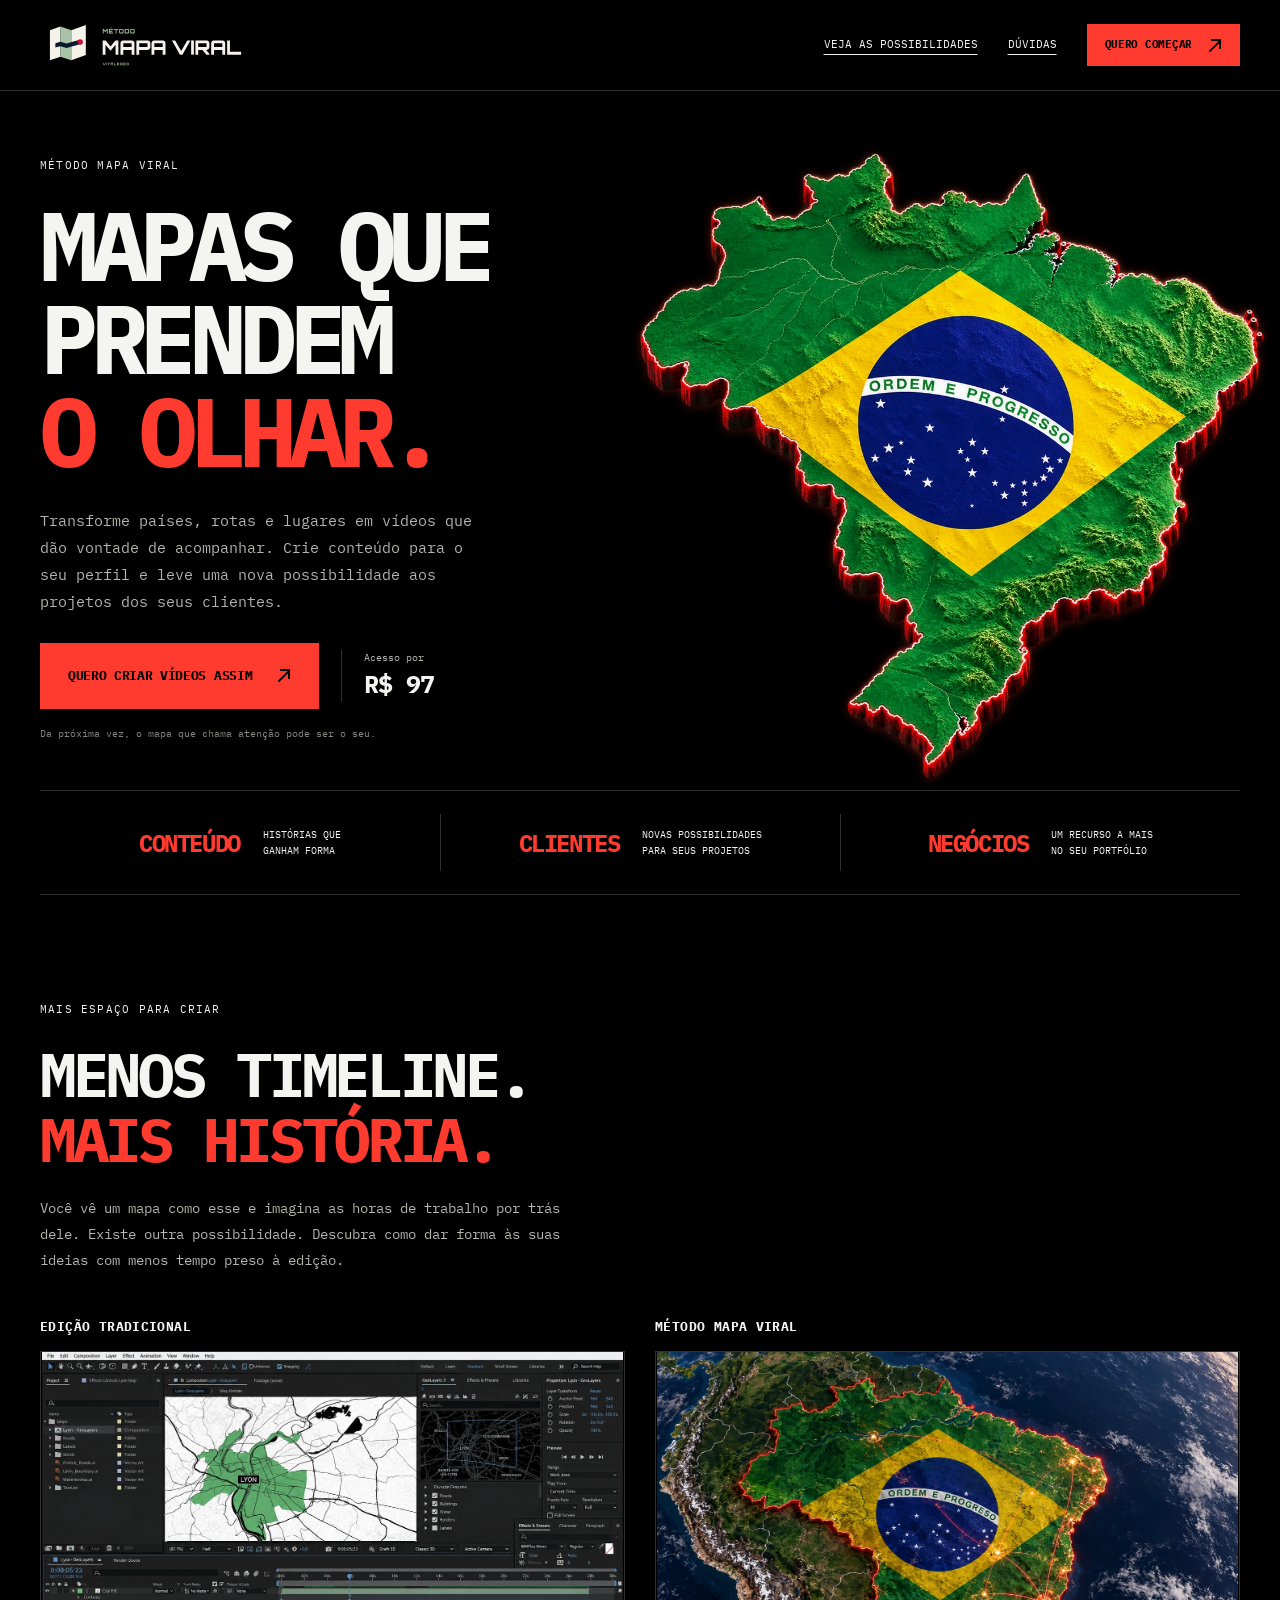
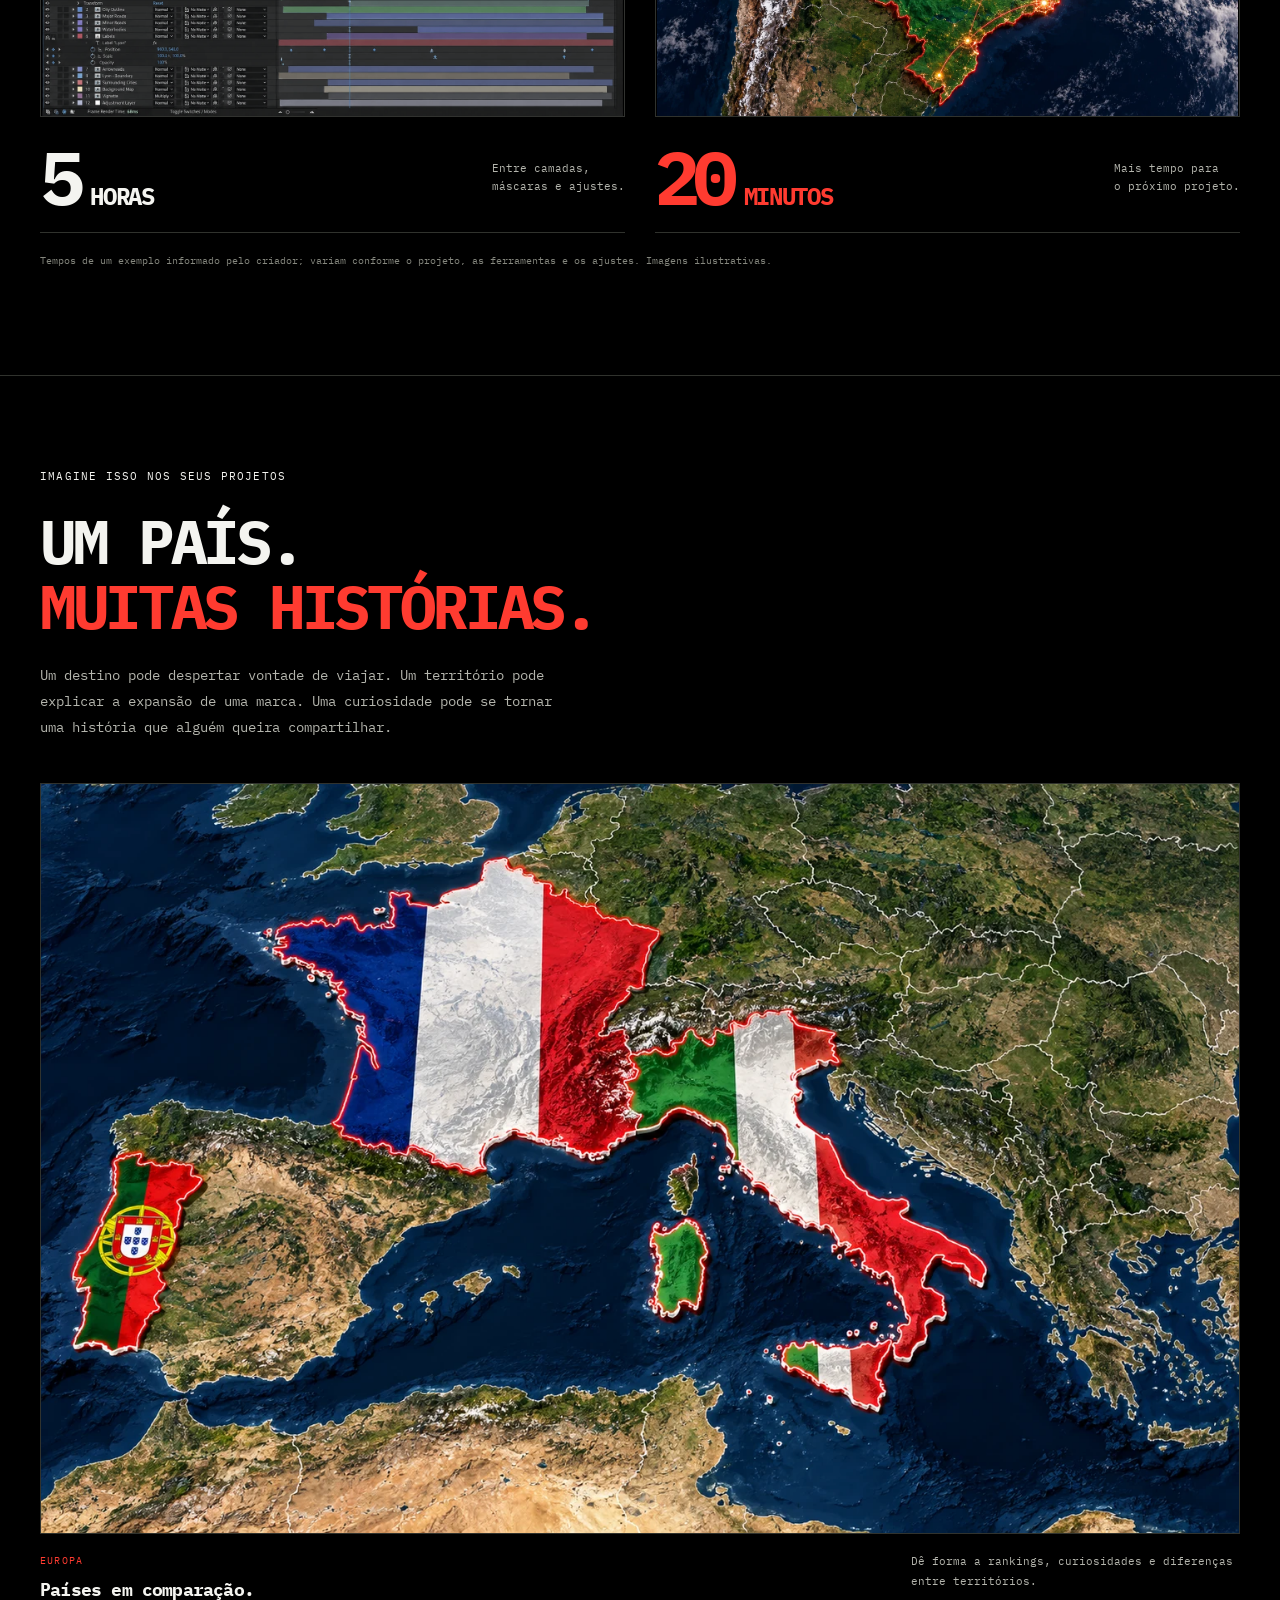
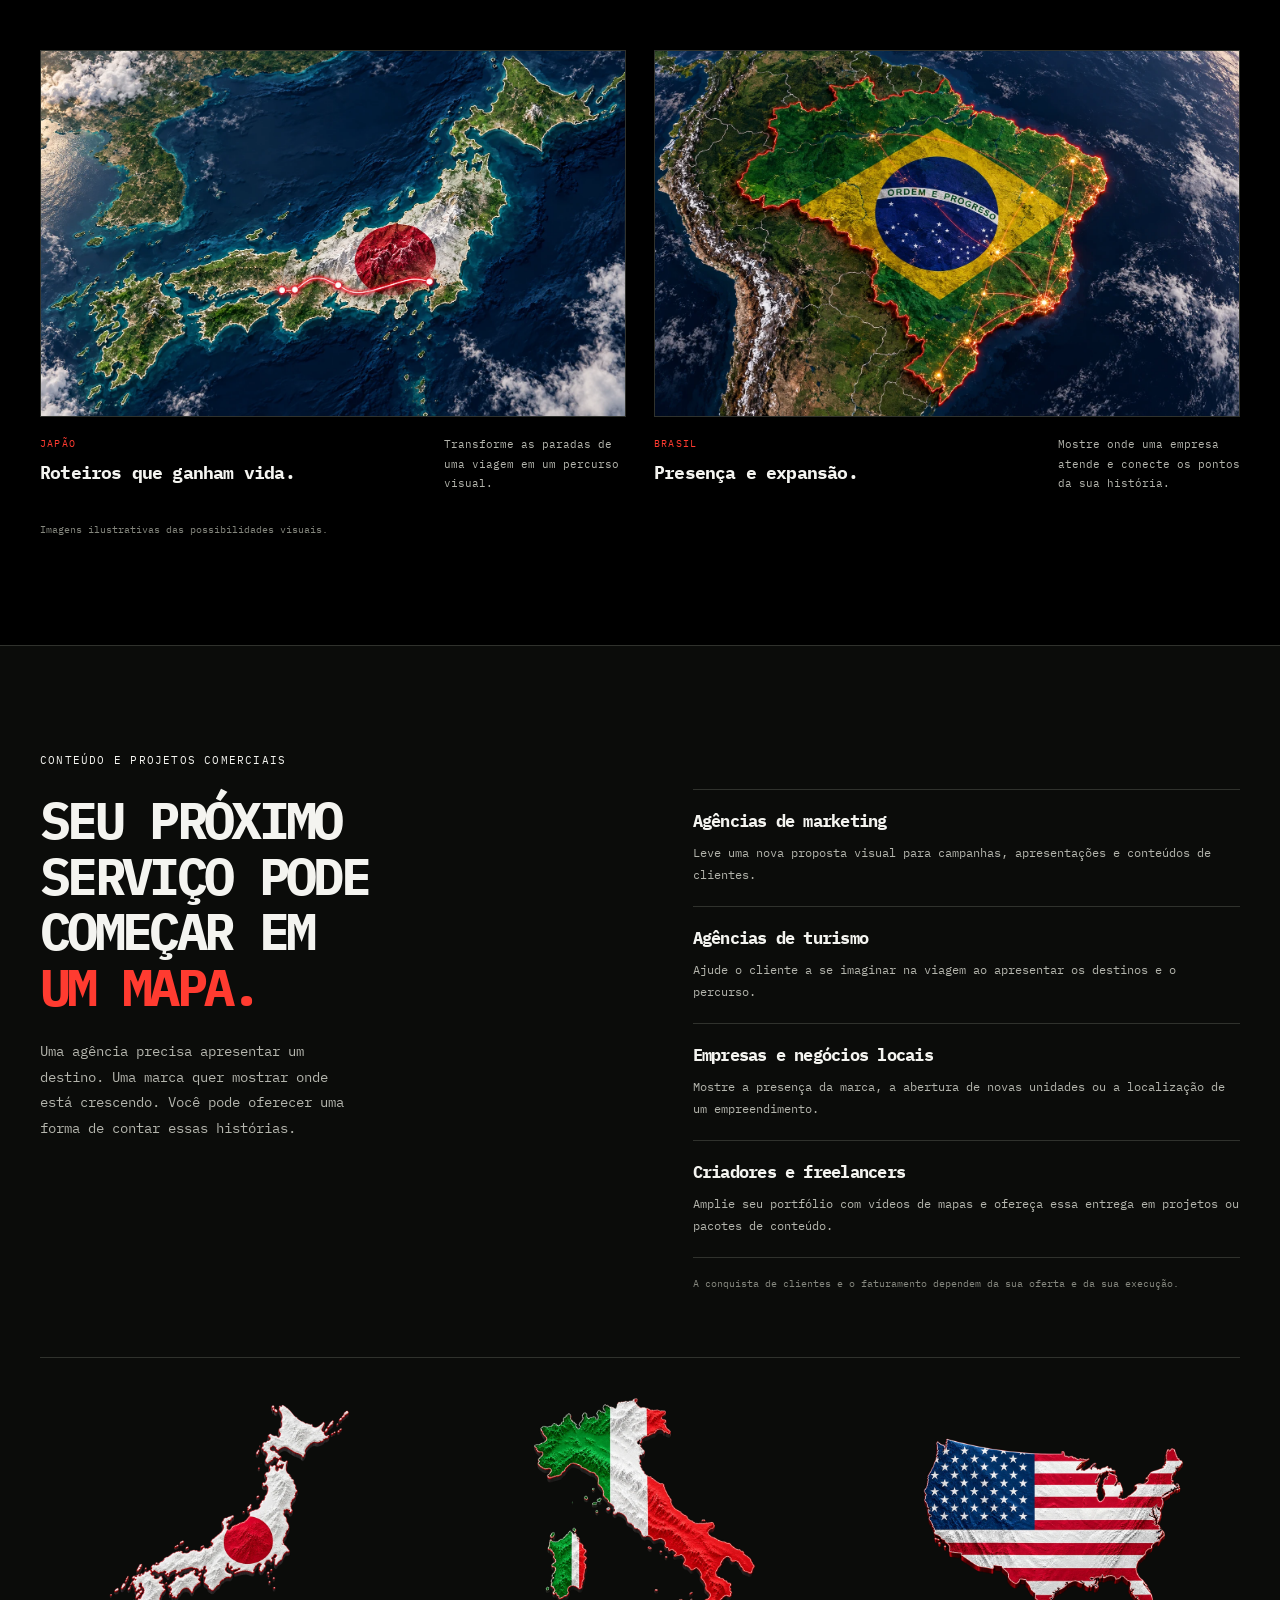
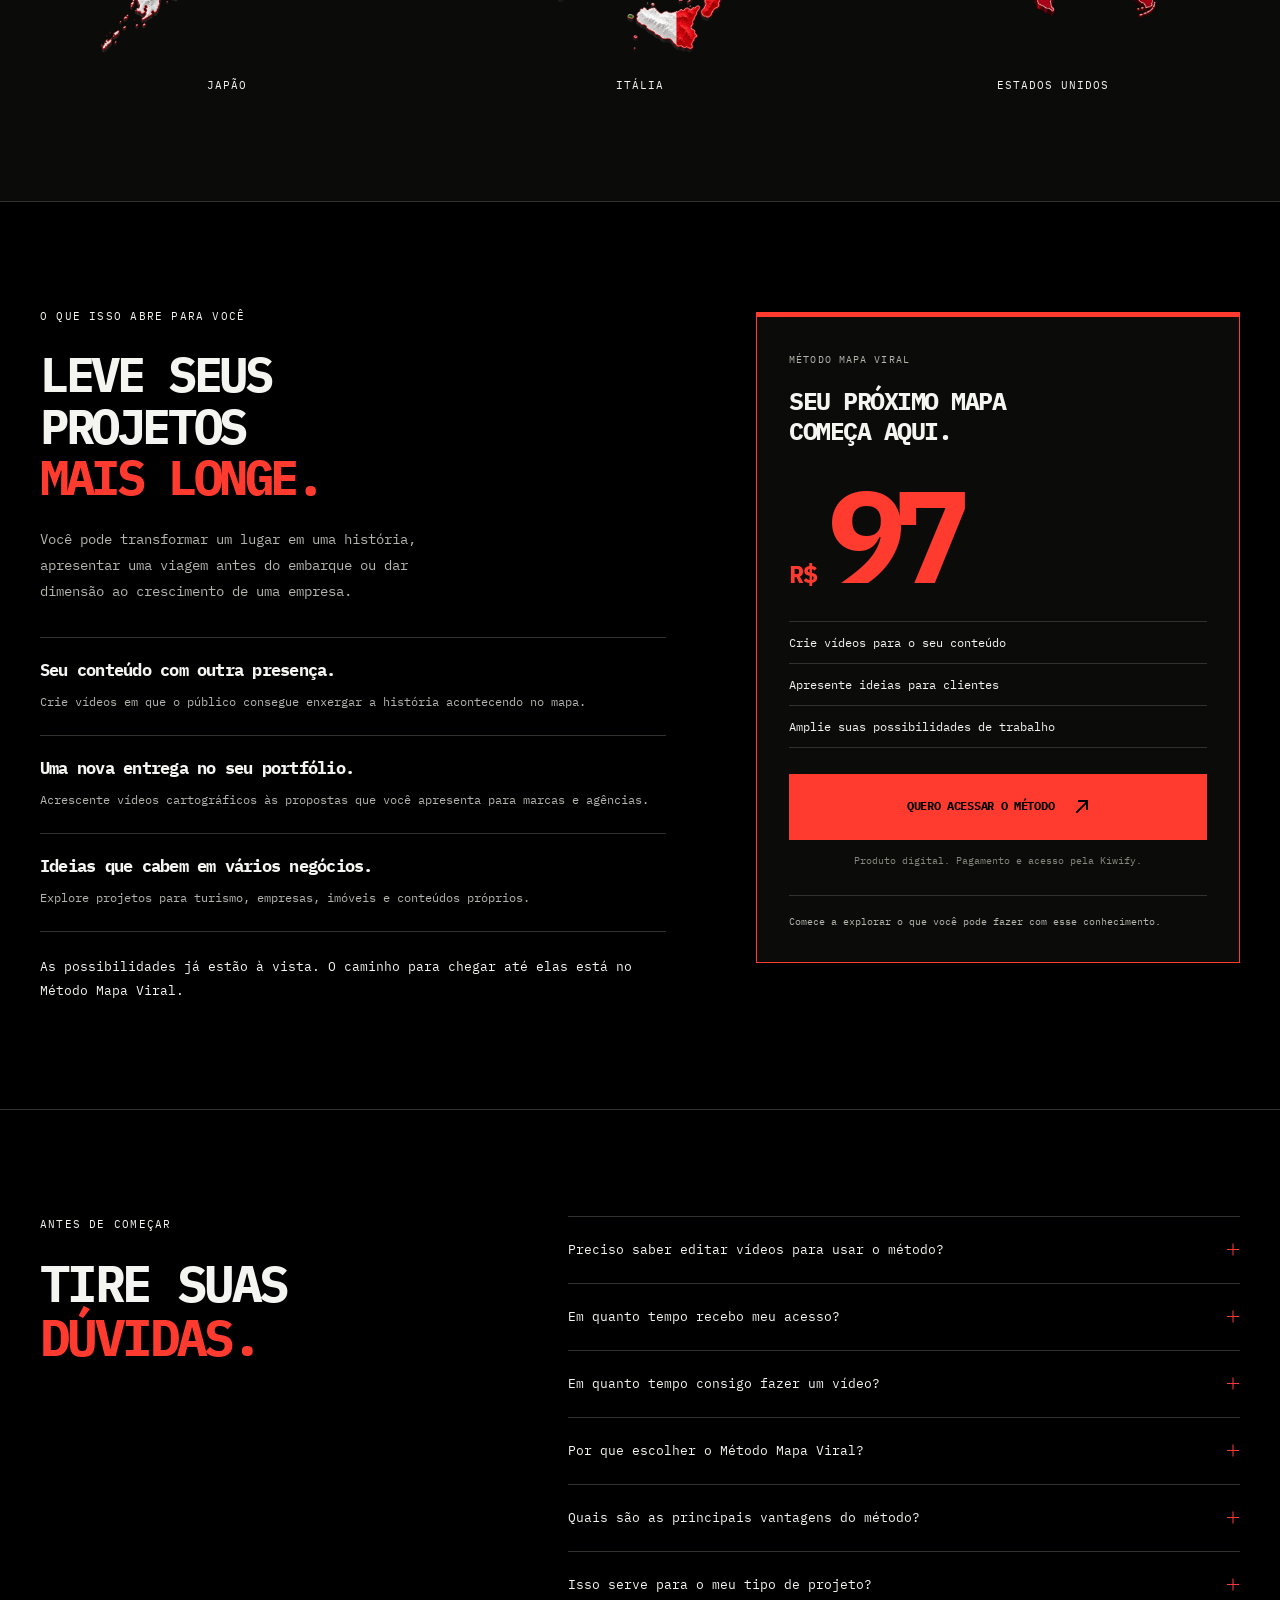
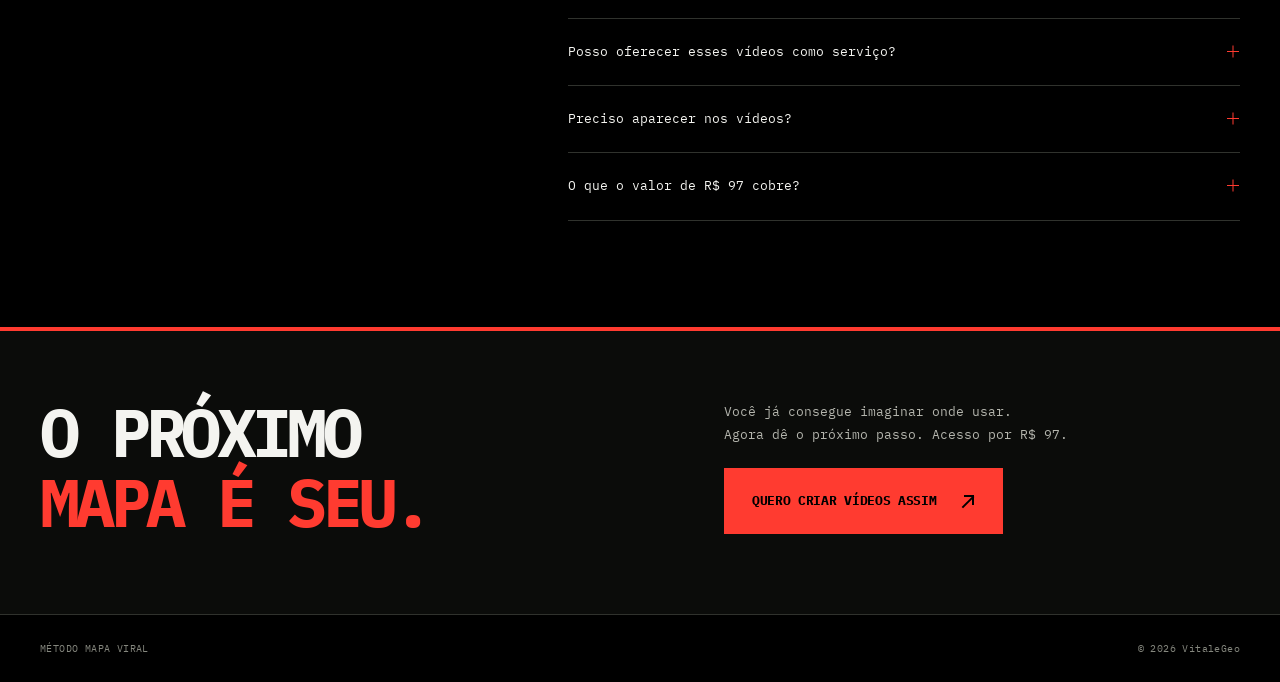
<file: index.html>
<!doctype html>
<html lang="pt-BR">
<head>
  <meta charset="utf-8">
  <meta name="viewport" content="width=device-width,initial-scale=1">
  <meta name="theme-color" content="#000000">
  <meta name="description" content="Crie vídeos de mapas para o seu conteúdo e projetos de clientes. Descubra novas possibilidades para destinos, marcas e histórias com o Método Mapa Viral. Acesso por R$ 97.">
  <meta property="og:type" content="website">
  <meta property="og:title" content="Método Mapa Viral | Mapas que prendem o olhar">
  <meta property="og:description" content="Vídeos que mostram destinos, conectam lugares e dão outra dimensão às suas histórias. Descubra o Método Mapa Viral. Acesso por R$ 97.">
  <meta property="og:url" content="https://metodomapaviral.vitalegeo.com.br/">
  <meta property="og:image" content="https://metodomapaviral.vitalegeo.com.br/assets/compartilhamento.jpg">
  <meta property="og:image:width" content="1200">
  <meta property="og:image:height" content="751">
  <meta name="twitter:card" content="summary_large_image">
  <title>Método Mapa Viral | Mapas que prendem o olhar</title>
  <link rel="canonical" href="https://metodomapaviral.vitalegeo.com.br/">
  <link rel="icon" href="assets/favicon.ico" sizes="any">
  <link rel="preload" href="assets/fonts/ibm-plex-mono-bold.ttf" as="font" type="font/ttf" crossorigin>
  <link rel="stylesheet" href="styles.css?v=6">
  <script src="site.js?v=3" defer></script>
</head>
<body>
  <a class="skip" href="#conteudo">Ir para o conteúdo</a>
  <header class="header">
    <div class="wrap header-inner">
      <a class="brand" href="#inicio" aria-label="Método Mapa Viral, início"><img class="brand-logo" src="logo/metodo-mapa-viral-horizontal-reverso.svg" width="1100" height="280" alt="Método Mapa Viral"></a>
      <nav aria-label="Navegação principal"><a class="nav-link" href="#possibilidades">Veja as possibilidades</a><a class="nav-link" href="#duvidas">Dúvidas</a><a class="button button-small" href="https://pay.kiwify.com.br/bAuPiQh">Quero começar<span class="arrow" aria-hidden="true"></span></a></nav>
    </div>
  </header>

  <main id="conteudo">
    <section class="hero" id="inicio" aria-labelledby="hero-title">
      <div class="wrap hero-grid">
        <div class="hero-copy">
          <p class="eyebrow">Método Mapa Viral</p>
          <h1 id="hero-title"><span>MAPAS QUE</span><span>PRENDEM</span><span class="signal">O OLHAR.</span></h1>
          <p class="hero-lead">Transforme países, rotas e lugares em vídeos que dão vontade de acompanhar. Crie conteúdo para o seu perfil e leve uma nova possibilidade aos projetos dos seus clientes.</p>
          <div class="hero-action"><a class="button hero-button" href="https://pay.kiwify.com.br/bAuPiQh">Quero criar vídeos assim<span class="arrow" aria-hidden="true"></span></a><p class="hero-price">Acesso por<strong>R$ 97</strong></p></div>
          <p class="hero-format">Da próxima vez, o mapa que chama atenção pode ser o seu.</p>
        </div>
        <figure class="hero-art">
          <picture><source srcset="assets/brasil-hero.webp" type="image/webp"><img class="hero-map" src="assets/brasil-hero.png" width="1254" height="1254" alt="Shape do Brasil em relevo, preenchido com a bandeira brasileira e contornado por luz vermelha" fetchpriority="high" decoding="async"></picture>
        </figure>
      </div>
      <dl class="wrap benefit-strip">
        <div><dt>CONTEÚDO</dt><dd>histórias que<br>ganham forma</dd></div>
        <div><dt>CLIENTES</dt><dd>novas possibilidades<br>para seus projetos</dd></div>
        <div><dt>NEGÓCIOS</dt><dd>um recurso a mais<br>no seu portfólio</dd></div>
      </dl>
    </section>

    <section class="section comparison" id="comparativo" aria-labelledby="comparison-title">
      <div class="wrap">
        <div class="section-heading"><p class="eyebrow">Mais espaço para criar</p><h2 id="comparison-title">MENOS TIMELINE.<br><span class="signal">MAIS HISTÓRIA.</span></h2><p class="section-copy">Você vê um mapa como esse e imagina as horas de trabalho por trás dele. Existe outra possibilidade. Descubra como dar forma às suas ideias com menos tempo preso à edição.</p></div>
        <div class="comparison-grid">
          <figure class="comparison-item before"><figcaption class="image-label">Edição tradicional</figcaption><img src="assets/timeline-geolayers.webp" width="1440" height="901" alt="Ilustração de uma edição tradicional de mapa, com muitas camadas na timeline" loading="lazy" decoding="async"><div class="comparison-time"><strong>5<span>HORAS</span></strong><p>Entre camadas,<br>máscaras e ajustes.</p></div></figure>
          <figure class="comparison-item"><figcaption class="image-label">Método Mapa Viral</figcaption><img src="assets/brasil-satelite.webp" width="1440" height="901" alt="Cena cartográfica ilustrativa do Brasil sobre terreno de satélite, com bandeira, fronteiras e conexões luminosas" loading="lazy" decoding="async"><div class="comparison-time"><strong class="signal">20<span>MINUTOS</span></strong><p>Mais tempo para<br>o próximo projeto.</p></div></figure>
        </div>
        <p class="comparison-note">Tempos de um exemplo informado pelo criador; variam conforme o projeto, as ferramentas e os ajustes. Imagens ilustrativas.</p>
      </div>
    </section>

    <section class="section showcase" id="mapas" aria-labelledby="showcase-title">
      <div class="wrap">
        <div class="section-heading"><p class="eyebrow">Imagine isso nos seus projetos</p><h2 id="showcase-title">UM PAÍS.<br><span class="signal">MUITAS HISTÓRIAS.</span></h2><p class="section-copy">Um destino pode despertar vontade de viajar. Um território pode explicar a expansão de uma marca. Uma curiosidade pode se tornar uma história que alguém queira compartilhar.</p></div>
        <div class="showcase-grid">
          <figure class="map-scene scene-main"><img src="assets/europa-paises.webp" width="1440" height="901" alt="Mapa ilustrativo da Europa com Portugal, França e Itália destacados com suas bandeiras e bordas vermelhas" loading="lazy" decoding="async"><figcaption><div><span class="scene-location">EUROPA</span><h3>Países em comparação.</h3></div><p>Dê forma a rankings, curiosidades e diferenças entre territórios.</p></figcaption></figure>
          <figure class="map-scene"><img src="assets/japao-rota.webp" width="1440" height="901" alt="Mapa de satélite ilustrativo do Japão com relevo, bandeira e uma rota vermelha conectando paradas" loading="lazy" decoding="async"><figcaption><div><span class="scene-location">JAPÃO</span><h3>Roteiros que ganham vida.</h3></div><p>Transforme as paradas de uma viagem em um percurso visual.</p></figcaption></figure>
          <figure class="map-scene"><img src="assets/brasil-satelite.webp" width="1440" height="901" alt="Brasil em uma cena cartográfica de satélite com pontos e conexões pelo território" loading="lazy" decoding="async"><figcaption><div><span class="scene-location">BRASIL</span><h3>Presença e expansão.</h3></div><p>Mostre onde uma empresa atende e conecte os pontos da sua história.</p></figcaption></figure>
        </div>
        <p class="visual-note">Imagens ilustrativas das possibilidades visuais.</p>
      </div>
    </section>

    <section class="section applications" aria-labelledby="applications-title">
      <div class="wrap application-layout">
        <div><p class="eyebrow">Conteúdo e projetos comerciais</p><h2 id="applications-title">SEU PRÓXIMO<br>SERVIÇO PODE<br>COMEÇAR EM<br><span class="signal">UM MAPA.</span></h2><p class="section-copy">Uma agência precisa apresentar um destino. Uma marca quer mostrar onde está crescendo. Você pode oferecer uma forma de contar essas histórias.</p></div>
        <div class="audiences">
          <article><h3>Agências de marketing</h3><p>Leve uma nova proposta visual para campanhas, apresentações e conteúdos de clientes.</p></article>
          <article><h3>Agências de turismo</h3><p>Ajude o cliente a se imaginar na viagem ao apresentar os destinos e o percurso.</p></article>
          <article><h3>Empresas e negócios locais</h3><p>Mostre a presença da marca, a abertura de novas unidades ou a localização de um empreendimento.</p></article>
          <article><h3>Criadores e freelancers</h3><p>Amplie seu portfólio com vídeos de mapas e ofereça essa entrega em projetos ou pacotes de conteúdo.</p></article>
          <p class="earnings-note">A conquista de clientes e o faturamento dependem da sua oferta e da sua execução.</p>
        </div>
      </div>
      <div class="wrap country-strip" aria-label="Exemplos de países com bandeiras dentro dos contornos">
        <figure><img src="assets/japao-shape.webp" width="760" height="760" alt="Shape do Japão com relevo, bandeira japonesa e borda luminosa" loading="lazy" decoding="async"><figcaption>JAPÃO</figcaption></figure>
        <figure><img src="assets/italia-shape.webp" width="760" height="760" alt="Shape da Itália com as cores da bandeira, relevo e borda luminosa" loading="lazy" decoding="async"><figcaption>ITÁLIA</figcaption></figure>
        <figure><img src="assets/eua-shape.webp" width="760" height="760" alt="Shape dos Estados Unidos continentais preenchido com sua bandeira, relevo e borda luminosa" loading="lazy" decoding="async"><figcaption>ESTADOS UNIDOS</figcaption></figure>
      </div>
    </section>

    <section class="section possibilities" id="possibilidades" aria-labelledby="possibilities-title">
      <div class="wrap possibilities-layout">
        <div class="possibilities-content"><p class="eyebrow">O que isso abre para você</p><h2 id="possibilities-title">LEVE SEUS<br>PROJETOS<br><span class="signal">MAIS LONGE.</span></h2><p class="section-copy">Você pode transformar um lugar em uma história, apresentar uma viagem antes do embarque ou dar dimensão ao crescimento de uma empresa.</p>
          <ul class="outcome-list">
            <li><h3>Seu conteúdo com outra presença.</h3><p>Crie vídeos em que o público consegue enxergar a história acontecendo no mapa.</p></li>
            <li><h3>Uma nova entrega no seu portfólio.</h3><p>Acrescente vídeos cartográficos às propostas que você apresenta para marcas e agências.</p></li>
            <li><h3>Ideias que cabem em vários negócios.</h3><p>Explore projetos para turismo, empresas, imóveis e conteúdos próprios.</p></li>
          </ul>
          <p class="curiosity-copy">As possibilidades já estão à vista. O caminho para chegar até elas está no Método Mapa Viral.</p>
        </div>
        <aside class="offer" aria-labelledby="offer-title"><p class="eyebrow">Método Mapa Viral</p><h3 id="offer-title">SEU PRÓXIMO MAPA<br>COMEÇA AQUI.</h3><p class="offer-price"><span>R$</span>97</p><ul class="offer-includes"><li>Crie vídeos para o seu conteúdo</li><li>Apresente ideias para clientes</li><li>Amplie suas possibilidades de trabalho</li></ul><a class="button offer-button" href="https://pay.kiwify.com.br/bAuPiQh">Quero acessar o método<span class="arrow" aria-hidden="true"></span></a><p class="payment-note">Produto digital. Pagamento e acesso pela Kiwify.</p><p class="format-note">Comece a explorar o que você pode fazer com esse conhecimento.</p></aside>
      </div>
    </section>

    <section class="section faq" id="duvidas" aria-labelledby="faq-title"><div class="wrap faq-layout"><div><p class="eyebrow">Antes de começar</p><h2 id="faq-title">TIRE SUAS<br><span class="signal">DÚVIDAS.</span></h2></div><div class="faq-list">
      <details><summary>Preciso saber editar vídeos para usar o método?</summary><p>Você não precisa dominar edição avançada nem animação cartográfica. Noções básicas ajudam na finalização, mas você pode começar com pouca experiência e evoluir conforme aplica o método.</p></details>
      <details><summary>Em quanto tempo recebo meu acesso?</summary><p>Depois da confirmação do pagamento, a Kiwify envia as instruções de acesso para o e-mail informado na compra. O prazo de confirmação depende da forma de pagamento e da aprovação da transação.</p></details>
      <details><summary>Em quanto tempo consigo fazer um vídeo?</summary><p>O exemplo apresentado na página usa cerca de 20 minutos de produção. O seu tempo depende da duração do vídeo, da prática e do acabamento desejado. Para o primeiro, reserve também tempo para se familiarizar com o método.</p></details>
      <details><summary>Por que escolher o Método Mapa Viral?</summary><p>Para dar uma nova possibilidade às ideias que você já tem. Você pode usar esse conhecimento para contar histórias com mapas, diferenciar suas propostas e acrescentar uma entrega ao que oferece para clientes.</p></details>
      <details><summary>Quais são as principais vantagens do método?</summary><p>Ampliar seu repertório visual, dar contexto às histórias e aproveitar o conhecimento em diferentes projetos. Você pode criar conteúdo próprio, apresentar destinos e mostrar a presença de uma marca em vários lugares.</p></details>
      <details><summary>Isso serve para o meu tipo de projeto?</summary><p>O Método Mapa Viral pode ser aplicado a conteúdo próprio e a projetos para marcas, agências de marketing, turismo, empresas e negócios imobiliários. Pense nas histórias em que mostrar um lugar faz diferença.</p></details>
      <details><summary>Posso oferecer esses vídeos como serviço?</summary><p>Você pode incluir vídeos de mapas no seu portfólio, oferecer projetos individuais ou acrescentar essa entrega aos pacotes que já vende. Conquistar clientes e definir preços depende da sua oferta e da sua execução.</p></details>
      <details><summary>Preciso aparecer nos vídeos?</summary><p>Não. O vídeo pode ser conduzido pelos mapas e pela história que você quer contar. Você decide se quer aparecer.</p></details>
      <details><summary>O que o valor de R$ 97 cobre?</summary><p>O valor dá acesso ao Método Mapa Viral. Recursos ou serviços externos que você escolher utilizar têm seus próprios planos e condições e não estão incluídos nesse valor.</p></details>
    </div></div></section>

    <section class="closing"><div class="wrap closing-inner"><h2>O PRÓXIMO<br><span class="signal">MAPA É SEU.</span></h2><div><p>Você já consegue imaginar onde usar.<br>Agora dê o próximo passo. Acesso por R$ 97.</p><a class="button" href="https://pay.kiwify.com.br/bAuPiQh">Quero criar vídeos assim<span class="arrow" aria-hidden="true"></span></a></div></div></section>
  </main>

  <footer class="footer"><div class="wrap footer-inner"><span>MÉTODO MAPA VIRAL</span><span>© 2026 VitaleGeo</span></div></footer>
  <div class="mobile-purchase" aria-label="Acesso rápido ao curso"><span><small>Acesso ao método</small><strong>R$ 97</strong></span><a class="button" href="https://pay.kiwify.com.br/bAuPiQh">Quero começar<span class="arrow" aria-hidden="true"></span></a></div>
</body>
</html>
</file>
<file: styles.css>
@font-face{font-family:"IBM Plex Mono";font-style:normal;font-weight:400;font-display:swap;src:url("assets/fonts/ibm-plex-mono-regular.ttf") format("truetype")}
@font-face{font-family:"IBM Plex Mono";font-style:normal;font-weight:700;font-display:swap;src:url("assets/fonts/ibm-plex-mono-bold.ttf") format("truetype")}
:root{color-scheme:dark;--black:#000;--surface:#0B0C0A;--white:#F4F4F0;--muted:#B4B5AD;--quiet:#85877E;--line:#30322D;--red:#FF3B30;--font:"IBM Plex Mono",monospace}
*{box-sizing:border-box}
html{scroll-behavior:smooth;scroll-padding-top:28px}
body{margin:0;background:var(--black);color:var(--white);font:400 15px/1.75 var(--font);font-variant-numeric:tabular-nums;-webkit-font-smoothing:antialiased}
::selection{background:var(--red);color:#000}
img{display:block;max-width:100%;height:auto}
figure,p,h1,h2,h3,dl,dd{margin:0}
a{color:inherit}
a:focus-visible,summary:focus-visible{outline:2px solid var(--red);outline-offset:6px}
.wrap{width:min(1280px,calc(100% - 80px));margin-inline:auto}
.signal{color:var(--red)}
.skip{position:absolute;z-index:10;top:-100px;left:20px;padding:12px;background:var(--white);color:#000}
.skip:focus{top:12px}
.header{border-bottom:1px solid var(--line)}
.header-inner{display:flex;min-height:90px;align-items:center;justify-content:space-between;gap:24px}
.brand{display:block;flex-shrink:0;text-decoration:none;line-height:1}
.brand-logo{display:block;width:232px;height:auto}
nav{display:flex;align-items:center;gap:30px}
.nav-link{font-size:11px;text-transform:uppercase;text-underline-offset:6px;text-decoration-thickness:1px}
.nav-link:hover{color:var(--red)}
.button{display:inline-flex;align-items:center;justify-content:center;gap:24px;min-height:66px;padding:19px 27px;border:1px solid var(--red);background:var(--red);color:#000;text-align:center;text-decoration:none;text-transform:uppercase;font:700 13px/1.4 var(--font);letter-spacing:-.025em;transition:background .18s,color .18s,border-color .18s,transform .18s}
.button:hover{border-color:var(--white);background:var(--white);transform:translateY(-2px)}
.button:active{transform:translateY(0)}
.button-small{min-height:42px;padding:11px 17px;font-size:11px;gap:15px}
.arrow{position:relative;display:inline-block;flex:none;width:15px;height:15px}
.arrow:before{position:absolute;top:7px;left:0;width:16px;border-top:2px solid currentColor;transform:rotate(-45deg);content:""}
.arrow:after{position:absolute;top:1px;right:1px;width:8px;height:8px;border-top:2px solid currentColor;border-right:2px solid currentColor;content:""}
.eyebrow{margin-bottom:24px;font-size:11px;line-height:1.5;letter-spacing:.11em;text-transform:uppercase}
.hero{overflow:hidden;padding-top:48px}
.hero-grid{display:grid;grid-template-columns:1.02fr 1fr;align-items:center;gap:12px;min-height:650px}
.hero-copy{position:relative;z-index:1;padding:18px 0 48px}
h1{font-size:clamp(60px,7.6vw,114px);line-height:.96;font-weight:700;letter-spacing:-.085em}
h1>span{display:block;white-space:nowrap}
.hero-lead{max-width:48ch;margin-top:29px;color:var(--muted);font-size:15px;line-height:1.8}
.hero-action{display:flex;align-items:center;gap:22px;margin-top:28px}
.hero-price{padding-left:22px;border-left:1px solid var(--line);font-size:10px;line-height:1.6;color:var(--muted);white-space:nowrap}
.hero-price strong{display:block;color:var(--white);font-size:25px;line-height:1.4;letter-spacing:-.04em}
.hero-format{margin-top:16px;color:var(--quiet);font-size:10px}
.hero-art{position:relative;align-self:center}
.hero-art picture{display:block}
.hero-map{width:110%;max-width:none;margin-left:-4%;animation:country-glow 4.5s ease-in-out infinite;filter:drop-shadow(0 0 5px rgba(255,59,48,.3))}
@keyframes country-glow{0%,100%{filter:drop-shadow(0 0 4px rgba(255,59,48,.2))}50%{filter:drop-shadow(0 0 15px rgba(255,59,48,.56))}}
.benefit-strip{display:grid;grid-template-columns:repeat(3,1fr);border-top:1px solid var(--line);border-bottom:1px solid var(--line);padding:23px 0}
.benefit-strip>div{display:flex;align-items:center;justify-content:center;gap:23px;min-height:57px}
.benefit-strip>div+div{border-left:1px solid var(--line)}
.benefit-strip dt{color:var(--red);font-size:46px;font-weight:700;line-height:1;letter-spacing:-.08em}
.benefit-strip dd{font-size:12px;line-height:1.55;text-transform:uppercase}
.section{padding:106px 0}
.section-heading{margin-bottom:42px}
h2{font-size:clamp(37px,4.8vw,70px);font-weight:700;line-height:1.06;letter-spacing:-.07em}
.section-copy{max-width:66ch;margin-top:24px;color:var(--muted);font-size:14px;line-height:1.85}
.comparison-grid{display:grid;grid-template-columns:1fr 1fr;gap:30px}
.image-label{margin-bottom:13px;font-size:13px;font-weight:700;text-transform:uppercase;letter-spacing:.03em}
.comparison-item>img{width:100%;aspect-ratio:1.598;object-fit:contain;border:1px solid var(--line)}
.before>img{filter:saturate(.55)}
.comparison-time{display:flex;align-items:center;gap:22px;padding:23px 0 17px;border-bottom:1px solid var(--line)}
.comparison-time strong{display:flex;align-items:baseline;gap:12px;font-size:75px;font-weight:700;line-height:1;letter-spacing:-.09em;white-space:nowrap}
.comparison-time strong span{font-size:24px;letter-spacing:-.055em}
.comparison-time p{margin-left:auto;color:var(--muted);font-size:11px;line-height:1.6}
.comparison-note{margin-top:19px;color:var(--quiet);font-size:10px;line-height:1.7}
.showcase{border-top:1px solid var(--line);padding-top:92px}
.showcase-grid{display:grid;grid-template-columns:1fr 1fr;gap:48px 28px}
.scene-main{grid-column:1/-1}
.map-scene{min-width:0}
.map-scene>img{width:100%;height:auto;border:1px solid var(--line)}
.map-scene figcaption{display:flex;align-items:start;justify-content:space-between;gap:24px;padding-top:18px}
.scene-location{display:block;margin-bottom:7px;color:var(--red);font-size:10px;letter-spacing:.12em}
h3{font-size:18px;font-weight:700;letter-spacing:-.045em;line-height:1.4}
.map-scene figcaption p{max-width:26ch;color:var(--muted);font-size:11px;line-height:1.75}
.scene-main figcaption p{max-width:47ch}
.visual-note{margin-top:28px;color:var(--quiet);font-size:10px}
.applications{border-top:1px solid var(--line);border-bottom:1px solid var(--line);background:var(--surface)}
.application-layout{display:grid;grid-template-columns:1.05fr 1fr;gap:78px}
.application-layout h2{font-size:clamp(36px,4.1vw,60px)}
.application-layout .section-copy{max-width:39ch}
.audiences{padding-top:37px}
.audiences article{padding:20px 0;border-top:1px solid var(--line)}
.audiences h3{font-size:17px}
.audiences article p{margin-top:9px;color:var(--muted);font-size:12px;line-height:1.8}
.earnings-note{padding-top:17px;border-top:1px solid var(--line);color:var(--quiet);font-size:10px;line-height:1.7}
.country-strip{display:grid;grid-template-columns:repeat(3,minmax(0,1fr));gap:40px;margin-top:65px;padding-top:35px;border-top:1px solid var(--line)}
.country-strip figure{min-width:0;display:flex;flex-direction:column;align-items:center}
.country-strip img{width:100%;height:265px;object-fit:contain;transition:filter .3s,transform .3s}
.country-strip figure:hover img{transform:translateY(-5px);filter:drop-shadow(0 0 9px rgba(255,59,48,.25))}
.country-strip figcaption{margin-top:18px;font-size:11px;letter-spacing:.09em}
.possibilities-layout{display:grid;grid-template-columns:1.1fr .85fr;gap:90px;align-items:start}
.possibilities-content h2{font-size:clamp(35px,3.8vw,55px)}
.possibilities-content .section-copy{max-width:53ch}
.offer{position:sticky;top:30px;margin-top:4px;padding:35px 32px 30px;border:1px solid var(--red);border-top-width:5px;background:var(--surface)}
.offer .eyebrow{margin-bottom:19px;color:var(--muted);font-size:10px}
.offer h3{font-size:25px;line-height:1.2;letter-spacing:-.06em}
.offer-price{display:flex;align-items:baseline;gap:12px;margin:24px 0 21px;color:var(--red);font-size:130px;font-weight:700;letter-spacing:-.1em;line-height:1}
.offer-price span{font-size:25px;letter-spacing:-.06em}
.offer-includes{margin:0;padding:0;list-style:none}
.offer-includes li{padding:10px 0;border-top:1px solid var(--line);font-size:12px}
.offer-includes li:last-child{border-bottom:1px solid var(--line)}
.offer-button{width:100%;margin-top:26px;gap:20px;font-size:12px;padding-inline:15px}
.payment-note{margin-top:12px;color:var(--quiet);font-size:10px;text-align:center}
.format-note{margin-top:26px;padding-top:17px;border-top:1px solid var(--line);color:var(--muted);font-size:10px;line-height:1.85}
.faq{border-top:1px solid var(--line)}
.faq-layout{display:grid;grid-template-columns:.8fr 1.2fr;gap:80px}
.faq h2{font-size:clamp(36px,4vw,58px)}
.faq-list{border-top:1px solid var(--line)}
details{border-bottom:1px solid var(--line)}
summary{position:relative;cursor:pointer;list-style:none;padding:22px 37px 22px 0;font-size:13px;line-height:1.7}
summary::-webkit-details-marker{display:none}
summary:before,summary:after{position:absolute;top:32px;right:1px;width:12px;height:1px;background:var(--red);content:""}
summary:after{transform:rotate(90deg);transition:transform .2s}
details[open] summary:after{transform:rotate(0)}
details p{max-width:62ch;padding:0 24px 24px 0;color:var(--muted);font-size:12px;line-height:1.9}
.closing{padding:66px 0 76px;border-top:4px solid var(--red);background:var(--surface)}
.closing-inner{display:grid;grid-template-columns:1.2fr 1fr;gap:65px;align-items:center}
.closing h2{font-size:clamp(37px,5.2vw,76px)}
.closing p{margin-bottom:22px;color:var(--muted);font-size:13px;line-height:1.8}
.footer{border-top:1px solid var(--line);padding:25px 0;color:var(--quiet);font-size:10px;letter-spacing:.04em}
.footer-inner{display:flex;justify-content:space-between;gap:20px}
.mobile-purchase{display:none}
@media(min-width:1700px){.hero-grid{min-height:720px}}
@media(max-width:1150px){.wrap{width:calc(100% - 64px)}.hero-grid{min-height:580px}.hero-copy{padding-bottom:35px}h1{font-size:8vw}.hero-lead{font-size:13px}.hero-action{gap:15px}.hero-button{padding-inline:20px;font-size:11px;gap:17px}.hero-price{padding-left:15px}.hero-price strong{font-size:22px}.comparison-time{gap:14px}.comparison-time strong{font-size:63px}.comparison-time strong span{font-size:19px}.comparison-time p{font-size:10px}.application-layout,.possibilities-layout,.faq-layout{gap:50px}.map-scene figcaption{display:block}.map-scene figcaption p{max-width:55ch;margin-top:11px}.offer{padding-inline:24px}.country-strip img{height:225px}}
@media(max-width:850px){.hero{padding-top:35px}.hero-grid{grid-template-columns:1.1fr 1fr;gap:0;min-height:520px}h1{font-size:8.2vw}.hero-lead{font-size:12px;line-height:1.8}.hero-action{align-items:start;flex-direction:column;gap:14px}.hero-price{display:flex;gap:12px;align-items:baseline;border:0;padding:0}.hero-price strong{font-size:20px}.hero-art{margin-left:-25px;align-self:start;margin-top:75px}.hero-map{width:120%;margin:0}.hero-format{font-size:9px;max-width:36ch}.benefit-strip{padding:18px 0}.benefit-strip>div{gap:15px}.benefit-strip dt{font-size:36px}.benefit-strip dd{font-size:9px}.section{padding:76px 0}.section-copy{font-size:12px}.comparison-grid{gap:20px}.comparison-time{align-items:start;flex-direction:column;gap:9px}.comparison-time p{margin-left:0}.comparison-time p br{display:none}.comparison-time strong{font-size:58px}.application-layout{gap:38px}.application-layout h2{font-size:36px}.audiences{padding-top:0}.audiences h3{font-size:15px}.audiences article p{font-size:11px}.country-strip{gap:15px;margin-top:48px}.country-strip img{height:200px}.country-strip figcaption{font-size:9px}.possibilities-layout{grid-template-columns:1fr;gap:40px}.possibilities-content h2{font-size:49px}.possibilities-content .section-copy{max-width:65ch}.offer{position:static;max-width:600px;width:100%;padding:30px}.offer h3{font-size:28px}.offer-price{font-size:125px}.offer-button{max-width:420px}.payment-note{text-align:left}.faq-layout{grid-template-columns:1fr;gap:30px}.faq h2 br{display:none}.closing-inner{gap:35px}.closing .button{font-size:11px;gap:18px}}
@media(max-width:600px){html{scroll-padding-top:15px}.wrap{width:calc(100% - 36px)}.header-inner{min-height:74px;gap:15px}.nav-link{display:none}nav{gap:0}.button-small{min-height:38px;font-size:9px;padding:9px 11px;gap:11px}.button-small .arrow{width:12px;height:12px;transform:scale(.85)}.hero{padding-top:29px}.hero-grid{display:flex;flex-direction:column;align-items:stretch;min-height:0}.hero-copy{padding:0}.eyebrow{font-size:9px;margin-bottom:18px;letter-spacing:.09em}h1{font-size:clamp(49px,12.5vw,75px);letter-spacing:-.085em;line-height:.97}.hero-lead{max-width:48ch;margin-top:22px;font-size:12px;line-height:1.85}.hero-action{flex-direction:row;gap:13px;align-items:center;margin-top:23px}.hero-button{flex:1;min-height:60px;font-size:10px;padding:15px 13px;gap:15px}.hero-price{flex:none;display:block;padding-left:13px;border-left:1px solid var(--line);font-size:8px;line-height:1.5}.hero-price strong{font-size:20px}.hero-format{margin-top:12px;max-width:none;font-size:8px}.hero-art{align-self:center;max-width:480px;width:100%;margin:20px 0 20px}.hero-map{width:100%;margin:0}.benefit-strip{padding:17px 0}.benefit-strip>div{display:block;min-height:0;padding:0 8px;text-align:center}.benefit-strip dt{font-size:32px;margin-bottom:8px}.benefit-strip dd{font-size:8px;line-height:1.55}.section{padding:60px 0}h2{font-size:clamp(30px,7.8vw,46px);line-height:1.08;letter-spacing:-.07em}.section-heading{margin-bottom:28px}.section-copy{margin-top:18px;font-size:11px;line-height:1.9}.comparison-grid{grid-template-columns:1fr;gap:31px}.image-label{font-size:11px;margin-bottom:10px}.comparison-time{flex-direction:row;align-items:center;padding-top:17px}.comparison-time strong{font-size:61px;gap:9px}.comparison-time strong span{font-size:20px}.comparison-time p{margin-left:auto;font-size:9px;max-width:16ch}.comparison-note{font-size:8px;margin-top:17px;line-height:1.8}.showcase-grid{grid-template-columns:1fr;gap:30px}.scene-main{grid-column:auto}.map-scene figcaption{padding-top:14px}.scene-location{font-size:8px;margin-bottom:6px}.map-scene h3{font-size:16px}.map-scene figcaption p{margin-top:8px;font-size:10px;max-width:40ch}.visual-note{font-size:8px;line-height:1.7;margin-top:24px}.application-layout{grid-template-columns:1fr;gap:30px}.application-layout h2{font-size:clamp(34px,9vw,49px)}.application-layout .section-copy{max-width:45ch}.audiences article{padding:17px 0}.audiences h3{font-size:15px}.audiences article p{font-size:11px;margin-top:8px}.earnings-note{font-size:8px}.country-strip{gap:8px;margin-top:33px;padding-top:25px}.country-strip img{height:125px}.country-strip figcaption{font-size:7px;letter-spacing:.02em;margin-top:14px}.possibilities-content h2{font-size:clamp(29px,7.7vw,43px)}.offer{padding:28px 22px}.offer h3{font-size:24px}.offer-price{font-size:116px;margin-top:25px}.offer-price span{font-size:23px}.offer-includes li{font-size:11px}.offer-button{font-size:11px;min-height:62px}.payment-note,.format-note{font-size:9px}.faq h2{font-size:clamp(32px,8.7vw,47px)}.faq h2 br{display:block}summary{padding:20px 25px 20px 0;font-size:11px}summary:before,summary:after{top:29px}details p{font-size:10px;padding-right:17px}.closing{padding:45px 0 52px}.closing-inner{grid-template-columns:1fr;gap:25px}.closing h2{font-size:clamp(38px,10.2vw,59px)}.closing p{font-size:11px;margin-bottom:18px}.closing .button{min-height:60px;font-size:11px}.footer{padding:22px 0 94px;font-size:8px}.mobile-purchase{position:fixed;z-index:20;bottom:0;left:0;right:0;display:flex;align-items:center;justify-content:space-between;gap:16px;padding:11px 18px calc(11px + env(safe-area-inset-bottom));border-top:1px solid var(--line);background:var(--black);transform:translateY(110%);visibility:hidden;transition:transform .22s,visibility .22s}.mobile-purchase.visible{visibility:visible;transform:translateY(0)}.mobile-purchase small{display:block;color:var(--muted);font-size:8px}.mobile-purchase strong{display:block;font-size:21px;letter-spacing:-.05em;line-height:1.4}.mobile-purchase .button{min-height:45px;padding:12px 16px;font-size:10px;gap:16px}}
@media(max-width:600px){.hero-lead{font-size:13px}.hero-button{font-size:11px;gap:11px}.section-copy{font-size:13px}.comparison-note{font-size:9px}.comparison-time p{font-size:10px}.map-scene h3{font-size:18px}.map-scene figcaption p{font-size:12px}.audiences article p{font-size:12px}.earnings-note,.visual-note{font-size:9px}.offer-includes li{font-size:12px}.format-note,.payment-note{font-size:10px}summary{font-size:12px}details p{font-size:12px}.closing p{font-size:12px}}
@media(prefers-reduced-motion:reduce){html{scroll-behavior:auto}*,*:before,*:after{animation:none!important;transition:none!important}.country-strip figure:hover img,.button:hover{transform:none}}

.benefit-strip dt{font-size:24px;letter-spacing:-.06em}.benefit-strip dd{font-size:10px}.outcome-list{list-style:none;margin:32px 0 0;padding:0}.outcome-list li{padding:21px 0;border-top:1px solid var(--line)}.outcome-list h3{font-size:17px}.outcome-list p{margin-top:9px;color:var(--muted);font-size:12px;line-height:1.85}.curiosity-copy{padding-top:23px;border-top:1px solid var(--line);color:var(--white);font-size:13px;line-height:1.85}
@media(max-width:600px){.brand-logo{width:156px}}
@media(max-width:850px){.benefit-strip>div{gap:12px}.benefit-strip dt{font-size:18px}.benefit-strip dd{font-size:8px}}
@media(max-width:600px){.benefit-strip dt{font-size:14px;letter-spacing:-.06em}.benefit-strip dd{font-size:8px}.outcome-list h3{font-size:16px}.outcome-list p,.curiosity-copy{font-size:12px}}
</file>
